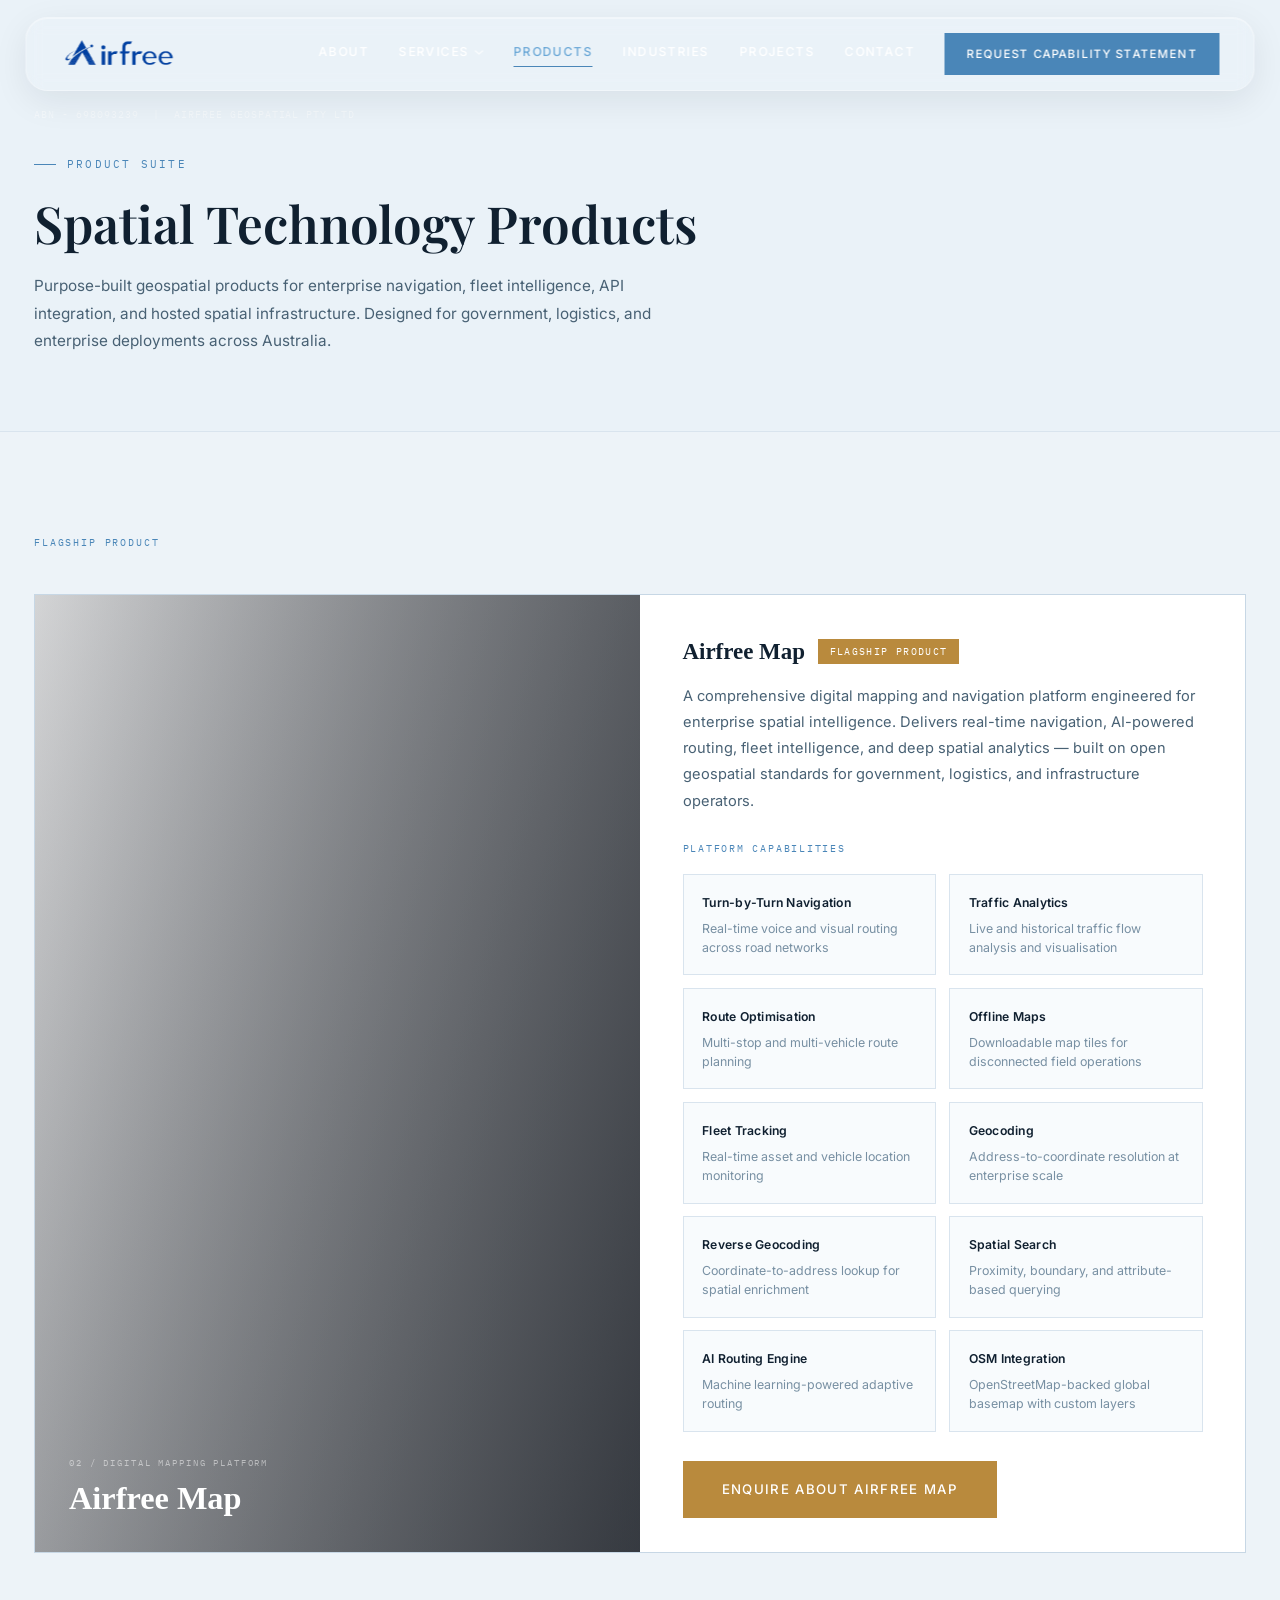
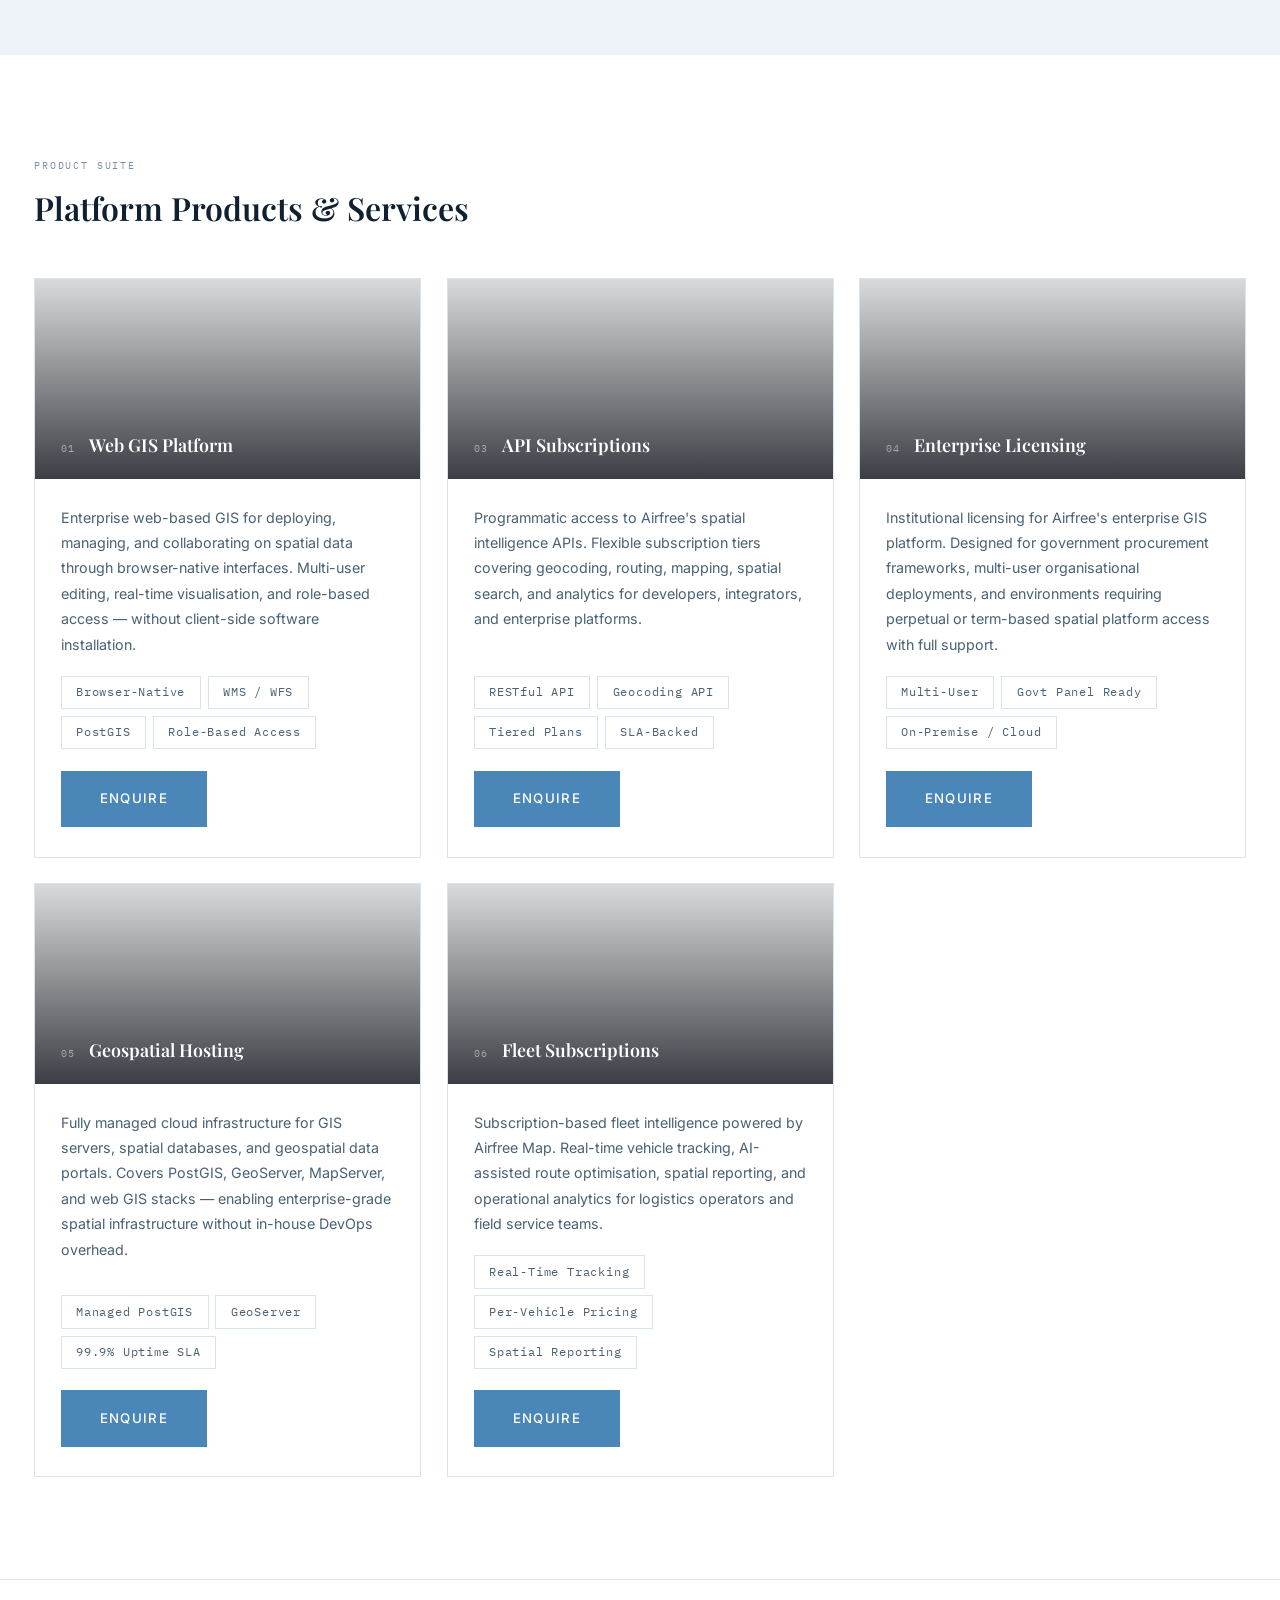
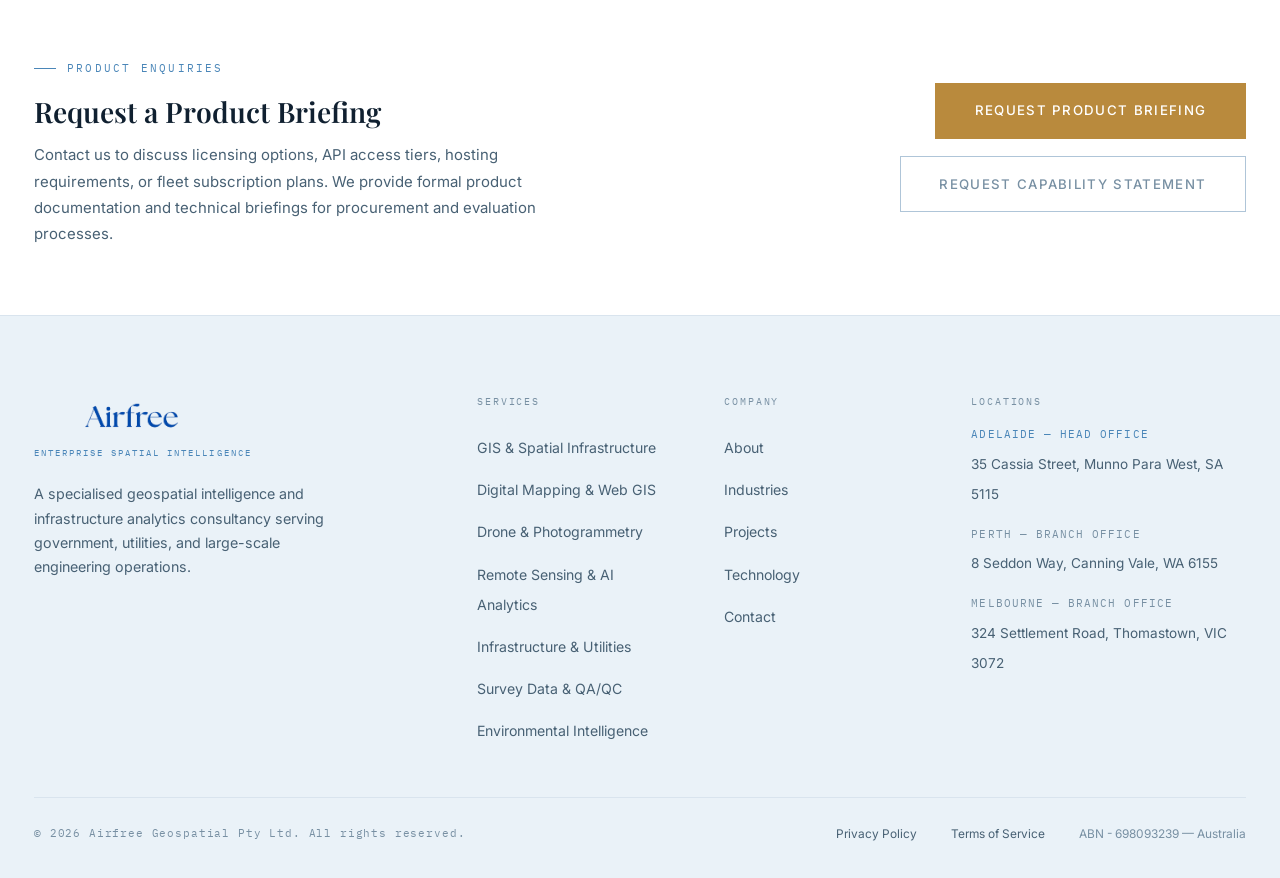
<file: products.html>
<!DOCTYPE html>
<html lang="en">
<head>
  <meta charset="UTF-8" />
  <meta name="viewport" content="width=device-width, initial-scale=1.0" />
  <title>Products — Airfree Geospatial Pty Ltd</title>
  <meta name="description" content="Airfree Geospatial product suite: Web GIS, Airfree Map navigation platform, API subscriptions, Enterprise GIS licensing, GIS/geospatial hosting, and Fleet subscriptions." />
  <link rel="preconnect" href="https://fonts.googleapis.com" />
  <link rel="preconnect" href="https://fonts.gstatic.com" crossorigin />
  <link href="https://fonts.googleapis.com/css2?family=Playfair+Display:ital,wght@0,400;0,500;0,600;0,700;1,400;1,600&family=Inter:wght@300;400;500;600;700&family=IBM+Plex+Mono:wght@300;400;500&display=swap" rel="stylesheet" />
  <link rel="stylesheet" href="css/style.css" />
  <link rel="icon" type="image/x-icon" href="./images/favicon.ico">
  <style>
    .feat-grid {
      display: grid;
      grid-template-columns: repeat(auto-fill, minmax(200px, 1fr));
      gap: 0.75rem;
    }
    .feat-card {
      background: var(--bg-elevated);
      border: 1px solid var(--border-s);
      padding: 1rem 1.1rem;
      transition: border-color 0.22s, background 0.22s;
    }
    .feat-card:hover { border-color: var(--accent-b); background: var(--bg-card); }
    .feat-card-title {
      font-size: 0.72rem;
      font-weight: 600;
      color: var(--text-1);
      margin-bottom: 0.3rem;
      letter-spacing: 0.02em;
    }
    .feat-card-desc {
      font-size: 0.73rem;
      color: var(--text-3);
      line-height: 1.55;
    }
    .product-badge {
      font-family: 'IBM Plex Mono', monospace;
      font-size: 0.57rem;
      letter-spacing: 0.14em;
      text-transform: uppercase;
      color: white;
      background: var(--accent-g);
      padding: 0.22rem 0.7rem;
      vertical-align: middle;
    }
    .products-grid {
      display: grid;
      grid-template-columns: repeat(3, 1fr);
      gap: 1.5rem;
    }
    @media (max-width: 1023px) {
      .products-grid { grid-template-columns: repeat(2, 1fr); }
    }
    @media (max-width: 599px) {
      .products-grid { grid-template-columns: 1fr; }
      .feat-grid { grid-template-columns: 1fr 1fr; }
    }
    @media (max-width: 399px) {
      .feat-grid { grid-template-columns: 1fr; }
    }
  </style>
</head>
<body>

<!-- PAGE HERO -->
<section class="page-hero">
  <div class="page-hero-grid"></div>
  <div class="container" style="position:relative;z-index:2;">
    <div class="coord" style="margin-bottom:1.25rem;">ABN - 698093239 &nbsp;|&nbsp; AIRFREE GEOSPATIAL PTY LTD </div>
    <div class="label reveal" style="margin-bottom:1rem;">Product Suite</div>
    <h1 class="reveal d1" style="font-size:clamp(2rem,4vw,3.2rem);margin-bottom:1rem;">Spatial Technology Products</h1>
    <p class="reveal d2" style="font-size:0.9rem;color:var(--text-2);max-width:640px;line-height:1.8;">Purpose-built geospatial products for enterprise navigation, fleet intelligence, API integration, and hosted spatial infrastructure. Designed for government, logistics, and enterprise deployments across Australia.</p>
  </div>
</section>

<!-- FLAGSHIP — AIRFREE MAP -->
<section class="section" style="background:var(--bg-secondary);">
  <div class="container">
    <div style="font-family:'IBM Plex Mono',monospace;font-size:0.6rem;letter-spacing:0.18em;text-transform:uppercase;color:var(--accent-b);margin-bottom:2.5rem;">Flagship Product</div>
    <div class="prod-featured reveal">
      <!-- Image side -->
      <div class="prod-featured-visual" style="background-image:url('https://images.unsplash.com/photo-1477959858617-67f85cf4f1df?auto=format&fit=crop&w=900&q=80');">
        <div style="position:absolute;inset:0;background:linear-gradient(105deg,rgba(3,8,16,0.08) 0%,rgba(3,8,16,0.55) 100%);"></div>
        <div style="position:absolute;bottom:2rem;left:2rem;z-index:1;">
          <div style="font-family:'IBM Plex Mono',monospace;font-size:0.55rem;letter-spacing:0.2em;color:rgba(255,255,255,0.5);margin-bottom:0.5rem;">02 / DIGITAL MAPPING PLATFORM</div>
          <div style="font-family:'Manrope',serif;font-size:1.9rem;font-weight:600;color:white;line-height:1.15;">Airfree Map</div>
        </div>
      </div>
      <!-- Content side -->
      <div class="prod-featured-body">
        <div style="display:flex;align-items:center;gap:0.75rem;margin-bottom:1rem;flex-wrap:wrap;">
          <h2 style="font-family:'Manrope',serif;font-size:1.35rem;font-weight:600;color:var(--text-1);">Airfree Map</h2>
          <span class="product-badge">Flagship Product</span>
        </div>
        <p style="font-size:0.86rem;color:var(--text-2);line-height:1.8;margin-bottom:1.5rem;">A comprehensive digital mapping and navigation platform engineered for enterprise spatial intelligence. Delivers real-time navigation, AI-powered routing, fleet intelligence, and deep spatial analytics — built on open geospatial standards for government, logistics, and infrastructure operators.</p>
        <div style="font-family:'IBM Plex Mono',monospace;font-size:0.58rem;letter-spacing:0.18em;text-transform:uppercase;color:var(--accent-b);margin-bottom:1rem;">Platform Capabilities</div>
        <div class="feat-grid" style="margin-bottom:1.75rem;">
          <div class="feat-card">
            <div class="feat-card-title">Turn-by-Turn Navigation</div>
            <div class="feat-card-desc">Real-time voice and visual routing across road networks</div>
          </div>
          <div class="feat-card">
            <div class="feat-card-title">Traffic Analytics</div>
            <div class="feat-card-desc">Live and historical traffic flow analysis and visualisation</div>
          </div>
          <div class="feat-card">
            <div class="feat-card-title">Route Optimisation</div>
            <div class="feat-card-desc">Multi-stop and multi-vehicle route planning</div>
          </div>
          <div class="feat-card">
            <div class="feat-card-title">Offline Maps</div>
            <div class="feat-card-desc">Downloadable map tiles for disconnected field operations</div>
          </div>
          <div class="feat-card">
            <div class="feat-card-title">Fleet Tracking</div>
            <div class="feat-card-desc">Real-time asset and vehicle location monitoring</div>
          </div>
          <div class="feat-card">
            <div class="feat-card-title">Geocoding</div>
            <div class="feat-card-desc">Address-to-coordinate resolution at enterprise scale</div>
          </div>
          <div class="feat-card">
            <div class="feat-card-title">Reverse Geocoding</div>
            <div class="feat-card-desc">Coordinate-to-address lookup for spatial enrichment</div>
          </div>
          <div class="feat-card">
            <div class="feat-card-title">Spatial Search</div>
            <div class="feat-card-desc">Proximity, boundary, and attribute-based querying</div>
          </div>
          <div class="feat-card">
            <div class="feat-card-title">AI Routing Engine</div>
            <div class="feat-card-desc">Machine learning-powered adaptive routing</div>
          </div>
          <div class="feat-card">
            <div class="feat-card-title">OSM Integration</div>
            <div class="feat-card-desc">OpenStreetMap-backed global basemap with custom layers</div>
          </div>
        </div>
        <a href="contact.html" class="btn btn-gold">Enquire About Airfree Map</a>
      </div>
    </div>
  </div>
</section>

<!-- PRODUCT GRID -->
<section class="section" style="background:var(--bg-primary);">
  <div class="container">
    <div style="margin-bottom:3rem;">
      <div style="font-family:'IBM Plex Mono',monospace;font-size:0.6rem;letter-spacing:0.18em;text-transform:uppercase;color:var(--text-3);margin-bottom:0.75rem;">Product Suite</div>
      <h2 class="reveal" style="font-size:clamp(1.5rem,2.5vw,2rem);margin-bottom:0;">Platform Products &amp; Services</h2>
    </div>

    <div class="products-grid">

      <!-- 01 — Web GIS -->
      <div class="prod-card reveal">
        <div class="prod-visual" style="background-image:url('https://images.unsplash.com/photo-1524661135-423995f22d0b?auto=format&fit=crop&w=700&q=80');">
          <div class="prod-visual-meta">
            <span class="prod-num">01</span>
            <span class="prod-visual-title">Web GIS Platform</span>
          </div>
        </div>
        <div class="prod-body">
          <p>Enterprise web-based GIS for deploying, managing, and collaborating on spatial data through browser-native interfaces. Multi-user editing, real-time visualisation, and role-based access — without client-side software installation.</p>
          <div style="display:flex;flex-wrap:wrap;gap:0.4rem;margin-bottom:1.25rem;">
            <span class="tech-tag">Browser-Native</span>
            <span class="tech-tag">WMS / WFS</span>
            <span class="tech-tag">PostGIS</span>
            <span class="tech-tag">Role-Based Access</span>
          </div>
          <a href="contact.html" class="btn btn-primary">Enquire</a>
        </div>
      </div>

      <!-- 03 — API Subscriptions -->
      <div class="prod-card reveal d1">
        <div class="prod-visual" style="background-image:url('https://images.unsplash.com/photo-1451187580459-43490279c0fa?auto=format&fit=crop&w=700&q=80');">
          <div class="prod-visual-meta">
            <span class="prod-num">03</span>
            <span class="prod-visual-title">API Subscriptions</span>
          </div>
        </div>
        <div class="prod-body">
          <p>Programmatic access to Airfree's spatial intelligence APIs. Flexible subscription tiers covering geocoding, routing, mapping, spatial search, and analytics for developers, integrators, and enterprise platforms.</p>
          <div style="display:flex;flex-wrap:wrap;gap:0.4rem;margin-bottom:1.25rem;">
            <span class="tech-tag">RESTful API</span>
            <span class="tech-tag">Geocoding API</span>
            <span class="tech-tag">Tiered Plans</span>
            <span class="tech-tag">SLA-Backed</span>
          </div>
          <a href="contact.html" class="btn btn-primary">Enquire</a>
        </div>
      </div>

      <!-- 04 — Enterprise GIS Licensing -->
      <div class="prod-card reveal d2">
        <div class="prod-visual" style="background-image:url('https://images.unsplash.com/photo-1519608487953-e999c86e7455?auto=format&fit=crop&w=700&q=80');">
          <div class="prod-visual-meta">
            <span class="prod-num">04</span>
            <span class="prod-visual-title">Enterprise Licensing</span>
          </div>
        </div>
        <div class="prod-body">
          <p>Institutional licensing for Airfree's enterprise GIS platform. Designed for government procurement frameworks, multi-user organisational deployments, and environments requiring perpetual or term-based spatial platform access with full support.</p>
          <div style="display:flex;flex-wrap:wrap;gap:0.4rem;margin-bottom:1.25rem;">
            <span class="tech-tag">Multi-User</span>
            <span class="tech-tag">Govt Panel Ready</span>
            <span class="tech-tag">On-Premise / Cloud</span>
          </div>
          <a href="contact.html" class="btn btn-primary">Enquire</a>
        </div>
      </div>

      <!-- 05 — GIS / Geospatial Hosting -->
      <div class="prod-card reveal d1">
        <div class="prod-visual" style="background-image:url('https://images.unsplash.com/photo-1446776811953-b23d57bd21aa?auto=format&fit=crop&w=700&q=80');">
          <div class="prod-visual-meta">
            <span class="prod-num">05</span>
            <span class="prod-visual-title">Geospatial Hosting</span>
          </div>
        </div>
        <div class="prod-body">
          <p>Fully managed cloud infrastructure for GIS servers, spatial databases, and geospatial data portals. Covers PostGIS, GeoServer, MapServer, and web GIS stacks — enabling enterprise-grade spatial infrastructure without in-house DevOps overhead.</p>
          <div style="display:flex;flex-wrap:wrap;gap:0.4rem;margin-bottom:1.25rem;">
            <span class="tech-tag">Managed PostGIS</span>
            <span class="tech-tag">GeoServer</span>
            <span class="tech-tag">99.9% Uptime SLA</span>
          </div>
          <a href="contact.html" class="btn btn-primary">Enquire</a>
        </div>
      </div>

      <!-- 06 — Fleet Subscriptions -->
      <div class="prod-card reveal d2">
        <div class="prod-visual" style="background-image:url('https://images.unsplash.com/photo-1494976388531-d1058494cdd8?auto=format&fit=crop&w=700&q=80');">
          <div class="prod-visual-meta">
            <span class="prod-num">06</span>
            <span class="prod-visual-title">Fleet Subscriptions</span>
          </div>
        </div>
        <div class="prod-body">
          <p>Subscription-based fleet intelligence powered by Airfree Map. Real-time vehicle tracking, AI-assisted route optimisation, spatial reporting, and operational analytics for logistics operators and field service teams.</p>
          <div style="display:flex;flex-wrap:wrap;gap:0.4rem;margin-bottom:1.25rem;">
            <span class="tech-tag">Real-Time Tracking</span>
            <span class="tech-tag">Per-Vehicle Pricing</span>
            <span class="tech-tag">Spatial Reporting</span>
          </div>
          <a href="contact.html" class="btn btn-primary">Enquire</a>
        </div>
      </div>

    </div>
  </div>
</section>

<!-- CTA -->
<section style="background:var(--bg-card);border-top:1px solid var(--border-s);padding:4rem 0;">
  <div class="container">
    <div class="grid-auto" style="gap:3rem;align-items:center;">
      <div class="reveal">
        <div class="label" style="margin-bottom:1rem;">Product Enquiries</div>
        <h2 style="font-size:clamp(1.4rem,2.2vw,1.9rem);margin-bottom:0.75rem;">Request a Product Briefing</h2>
        <p style="font-size:0.88rem;color:var(--text-2);max-width:520px;line-height:1.75;">Contact us to discuss licensing options, API access tiers, hosting requirements, or fleet subscription plans. We provide formal product documentation and technical briefings for procurement and evaluation processes.</p>
      </div>
      <div class="reveal d2" style="display:flex;flex-direction:column;gap:1rem;align-items:flex-end;">
        <a href="contact.html" class="btn btn-gold">Request Product Briefing</a>
        <a href="contact.html#capability" class="btn btn-ghost">Request Capability Statement</a>
      </div>
    </div>
  </div>
</section>

<script src="js/main.js"></script>
</body>
</html>
</file>
<file: css/style.css>
@import url('https://fonts.googleapis.com/css2?family=Playfair+Display:ital,wght@0,400;0,500;0,600;0,700;1,400;1,600&family=Inter:wght@300;400;500;600;700&family=IBM+Plex+Mono:wght@300;400;500&display=swap');

:root {

  /* ── Backgrounds ── */
  --bg-darkest:   #EAF2F8;
  --bg-dark:      #F4F8FB;
  --bg-primary:   #FFFFFF;
  --bg-secondary: #EDF3F8;
  --bg-card:      #FFFFFF;
  --bg-elevated:  #F8FBFD;

  /* ── Borders ── */
  --border-s:     #D9E4EE;
  --border-m:     #C7D7E5;
  --border-h:     #AFC5D8;

  /* ── Text ── */
  --text-1:       #102030;
  --text-2:       #486174;
  --text-3:       #7890A3;

  /* ── Brand Blues ── */
  --accent-b:     #4A86B8;
  --accent-bl:    #6AA7D6;

  /* ── Gold Accent ── */
  --accent-g:     #B98A3D;
  --accent-al:    #D6A95C;
}

html, body {
  overflow-x: hidden;
}
*, *::before, *::after { box-sizing: border-box; margin: 0; padding: 0; }
html { scroll-behavior: smooth; font-size: 17px; }

img, video, svg {
  max-width: 100%;
  height: auto;
}

* {
  min-width: 0;
}
 
body {
  font-family: 'Inter', -apple-system, sans-serif;
  background-color: var(--bg-dark);
  color: var(--text-1);
  line-height: 1.78;
  -webkit-font-smoothing: antialiased;
  -moz-osx-font-smoothing: grayscale;
}

h1, h2, h3, h4, h5 {
  font-family: 'Playfair Display', Georgia, serif;
  line-height: 1.22; color: var(--text-1); font-weight: 600;
}
a { text-decoration: none; color: inherit; }
img { max-width: 100%; display: block; }

/* Scrollbar */
::-webkit-scrollbar { width: 4px; }
::-webkit-scrollbar-track { background: var(--bg-darkest); }
::-webkit-scrollbar-thumb { background: var(--border-h); border-radius: 2px; }
::-webkit-scrollbar-thumb:hover { background: var(--accent-b); }

/* ── Navigation ── */



.site-nav {
  position: fixed;
  top: 1rem;
  left: 50%;
  transform: translateX(-50%);
  width: calc(100% - 3rem);
  max-width: 1320px;
  z-index: 1000;

  
  backdrop-filter: blur(8px);
  -webkit-backdrop-filter: blur(10px);

  border: 1px solid rgba(255,255,255,0.35);
  border-radius: 22px;

  box-shadow:
    0 10px 35px rgba(15, 23, 42, 0.08),
    inset 0 1px 0 rgba(255,255,255,0.4);

  transition:
    background 0.3s ease,
    box-shadow 0.3s ease,
    transform 0.3s ease;
}

  /* true glassmorphism — transparent enough to see blurred content behind */


.site-nav.scrolled {
  
  backdrop-filter: blur(24px) saturate(200%);
  -webkit-backdrop-filter: blur(24px) saturate(200%);

  border-bottom: 1px solid rgba(255, 255, 255, 0.1);
  box-shadow:
    0 8px 40px rgba(0, 0, 0, 0.6),
    inset 0 1px 0 rgba(255, 255, 255, 0.07);
}

.nav-inner {
  max-width: 1440px; margin: 0 auto; padding: 0 2rem;
  display: flex; align-items: center; justify-content: space-between;
  height: 72px;
}
.nav-logo { display: flex; flex-direction: column; gap: 1px; }
.nav-logo-name {
  font-family: 'Playfair Display', serif;
  font-size: 1.05rem; font-weight: 600; color: white;
  letter-spacing: 0.025em; line-height: 1.2;
}

.nav-dropdown {
  position: relative;
  display: flex;
  align-items: center;
}

.dropdown-menu {
  position: absolute;
  top: calc(100% + 10px);
  left: 0;
  background: var(--bg-primary);
  backdrop-filter: blur(24px) saturate(200%);
  -webkit-backdrop-filter: blur(24px) saturate(200%);
  border: 1px solid rgba(255, 255, 255, 0.1);
  min-width: 272px;
  box-shadow: 0 24px 56px rgba(0,0,0,0.75), inset 0 1px 0 rgba(255,255,255,0.06);
  opacity: 0;
  visibility: hidden;
  transform: translateY(8px);
  transition: opacity 0.24s cubic-bezier(0.4,0,0.2,1), transform 0.28s cubic-bezier(0.16,1,0.3,1), visibility 0.24s;
  display: flex;
  flex-direction: column;
  z-index: 999;
}

.nav-dropdown:hover .dropdown-menu {
  opacity: 1;
  visibility: visible;
  transform: translateY(0);
}

.dropdown-link:last-child { border-bottom: none; }

.dropdown-divider { height: 1px; background: var(--border-m); }

.dropdown-view-all {
  color: var(--accent-bl) !important;
  font-size: 0.72rem;
  letter-spacing: 0.08em;
}

.drop-chevron {
  display: inline-block;
  margin-left: 5px;
  vertical-align: 1px;
  transition: transform 0.22s ease;
  opacity: 0.7;
}

.nav-dropdown:hover .drop-chevron { transform: rotate(180deg); }

/* mobile dropdown — accordion */
.mobile-has-children {
  background: none;
  border: none;
  cursor: pointer;
  font-family: 'Manrope', serif;
  font-size: 1.6rem;
  color: var(--text-1);
  display: flex;
  align-items: center;
  gap: 0.6rem;
  padding: 0.35rem 0;
  line-height: 1.3;
  text-align: left;
  width: 100%;
}
.mobile-has-children:hover { color: var(--accent-bl); }
.mobile-chevron { transition: transform 0.25s ease; flex-shrink: 0; margin-top: 2px; }
.mobile-has-children.open .mobile-chevron { transform: rotate(180deg); }

.mobile-submenu {
  display: none;
  flex-direction: column;
  padding-left: 1rem;
  margin-top: 0.15rem;
  margin-bottom: 0.5rem;
  border-left: 2px solid var(--border-m);
  gap: 0;
  width: 100%;
}
.mobile-submenu.open { display: flex; }

.mobile-sub-link {
  font-size: 0.83rem;
  padding: 0.5rem 0;
  color: var(--text-3);
  letter-spacing: 0.04em;
  transition: color 0.2s;
  border-bottom: 1px solid rgba(255,255,255,0.04);
  display: block;
}
.mobile-sub-link:last-child { border-bottom: none; }
.mobile-sub-link:hover { color: var(--accent-bl); }

.nav-img {
  height: 30px;
  width: auto;
  transition: filter 0.25s ease;
}

.nav-img_footer {
  width: auto;
  height: 52px;
  
  
}
.nav-logo-sub {
  font-family: 'IBM Plex Mono', monospace;
  font-size: 0.52rem; letter-spacing: 0.22em;
  color: var(--accent-b); text-transform: uppercase;
}
.nav-links { display: flex; align-items: center; gap: 1.75rem; }
.nav-link {
  font-size: 0.72rem; font-weight: 500;
  letter-spacing: 0.12em; text-transform: uppercase;
  color: white; padding-bottom: 4px;
  position: relative;
  transition: color 0.22s;
}
.nav-link::after {
  content: '';
  position: absolute;
  bottom: 0; left: 0;
  width: 0; height: 1px;
  background: var(--accent-b);
  transition: width 0.32s cubic-bezier(0.4, 0, 0.2, 1);
}
.nav-link:hover, .nav-link.active { color: var(--accent-bl); }
.nav-link:hover::after, .nav-link.active::after { width: 100%; }
.nav-cta {
  display: inline-flex; align-items: center;
  padding: 0.6rem 1.25rem;
  font-size: 0.68rem; font-weight: 500;
  letter-spacing: 0.1em; text-transform: uppercase;
  color: white; background: var(--accent-b);
  border: 1px solid var(--accent-b);
  transition: background 0.22s, border-color 0.22s, transform 0.18s;
}
.nav-cta:hover { background: var(--accent-bl); border-color: var(--accent-bl); transform: translateY(-1px); }
.nav-hamburger {
  display: none; background: none; border: none; cursor: pointer;
  padding: 8px; min-width: 44px; min-height: 44px;
  flex-direction: column; align-items: center; justify-content: center;
}
.ham-line { display: block; width: 24px; height: 2px; background: white; margin: 5px 0; transition: transform 0.32s cubic-bezier(0.4,0,0.2,1), opacity 0.22s ease, width 0.22s ease; border-radius: 1px; transform-origin: center; }
.nav-hamburger.active .ham-line:nth-child(1) { transform: translateY(7px) rotate(45deg); }
.nav-hamburger.active .ham-line:nth-child(2) { opacity: 0; transform: scaleX(0); }
.nav-hamburger.active .ham-line:nth-child(3) { transform: translateY(-7px) rotate(-45deg); }
.mobile-overlay {
  display: flex;
  position: fixed; inset: 0; top: 72px;
  background: var(--bg-darkest);
  backdrop-filter: blur(16px);
  -webkit-backdrop-filter: blur(16px);
  z-index: 200;
  flex-direction: column; align-items: flex-start; justify-content: flex-start;
  padding: 2.5rem 2rem 3rem; gap: 0.25rem; overflow-y: auto;
  /* hidden state */
  opacity: 0;
  visibility: hidden;
  pointer-events: none;
  transform: translateY(-14px);
  transition: opacity 0.3s cubic-bezier(0.4, 0, 0.2, 1),
              transform 0.36s cubic-bezier(0.16, 1, 0.3, 1),
              visibility 0.3s;
}
.mobile-overlay.open {
  opacity: 1;
  visibility: visible;
  pointer-events: auto;
  transform: translateY(0);
}
.mobile-nav-link {
  font-family: 'Manrope', serif; font-size: 1.6rem;
  color: var(black); padding: 0.35rem 0; display: block; width: 100%;
}
.mobile-nav-link:hover { color: var(--accent-bl); }

/* ── Layout ── */
.container { max-width: 1440px; margin: 0 auto; padding: 0 2rem; }
.container-tight { max-width: 1080px; margin: 0 auto; padding: 0 2rem; }

/* ── Textures ── */
.grid-tex {
  background-image:
    linear-gradient(rgba(255,255,255,0.015) 1px, transparent 1px),
    linear-gradient(90deg, rgba(255,255,255,0.015) 1px, transparent 1px);
  background-size: 64px 64px;
}
.grid-tex-sm {
  background-image:
    linear-gradient(rgba(255,255,255,0.022) 1px, transparent 1px),
    linear-gradient(90deg, rgba(255,255,255,0.022) 1px, transparent 1px);
  background-size: 32px 32px;
}

/* ── Hero ── */
.hero { position: relative; overflow: hidden; min-height: 100vh; display: flex; align-items: center; }
.hero-slides { position: absolute; inset: 0; }
.hero-slide {
  position: absolute; inset: 0;
  background-size: cover; background-position: center;
  opacity: 0; transition: opacity 2.4s ease-in-out;
}
.hero-slide.active { opacity: 1; }
.hero-overlay {
  position: absolute; inset: 0;
 background: linear-gradient(
    
    135deg,
    rgba(10, 18, 32, 0.75) 0%,
    rgba(25, 45, 70, 0.55) 45%,
    rgba(15, 28, 45, 0.70) 100%
  );
}
.hero-content { position: relative; z-index: 2; width: 100%; }

/* ── Page hero ── */
.page-hero {
  padding-top: calc(72px + 2rem);
  padding-bottom: 4.5rem;
  background: var(--bg-darkest);
  border-bottom: 1px solid var(--border-s);
  position: relative;
  overflow: hidden;
}
.page-hero-grid {
  position: absolute; inset: 0;
  background-image:
    linear-gradient(rgba(255,255,255,0.011) 1px, transparent 1px),
    linear-gradient(90deg, rgba(255,255,255,0.011) 1px, transparent 1px);
  background-size: 48px 48px;
}





/* ── Sections ── */
.section { padding: 6rem 0; }
.section-sm { padding: 3.5rem 0; }
.section-lg { padding: 8rem 0; }
.divider {
  height: 1px;
  background: linear-gradient(90deg, transparent 0%, var(--border-m) 30%, var(--border-m) 70%, transparent 100%);
}

/* ── Label ── */
.label {
  display: inline-flex; align-items: center; gap: 0.65rem;
  font-family: 'IBM Plex Mono', monospace;
  font-size: 0.65rem; font-weight: 400;
  letter-spacing: 0.2em; text-transform: uppercase; color: var(--accent-b);
}
.label::before { content: ''; display: inline-block; width: 22px; height: 1px; background: var(--accent-b); }

/* ── Cards ── */
.card {
  background: var(--bg-card); border: 1px solid var(--border-s); padding: 2rem;
  transition: border-color 0.32s, transform 0.32s, background 0.32s;
}
.card:hover { border-color: var(--accent-b); background: var(--bg-elevated); transform: translateY(-3px); box-shadow: 0 18px 52px rgba(58, 111, 158, 0.14); }
.card-link { display: block; color: inherit; text-decoration: none; }

/* ── Number badge ── */
.num { font-family: 'IBM Plex Mono', monospace; font-size: 0.65rem; color: var(--accent-b); letter-spacing: 0.1em; }

/* ── Buttons ── */
.btn {
  display: inline-flex; align-items: center; gap: 0.5rem;
  padding: 0.9rem 2.25rem;
  font-size: 0.78rem; font-weight: 500;
  letter-spacing: 0.1em; text-transform: uppercase;
  border: 1px solid; cursor: pointer;
  position: relative; overflow: hidden;
  transition: background 0.22s, border-color 0.22s, color 0.22s, transform 0.2s cubic-bezier(0.4,0,0.2,1), box-shadow 0.22s;
  
}
.btn::before {
  content: '';
  position: absolute;
  top: 0; left: -70%;
  width: 50px; height: 100%;
  background: linear-gradient(90deg, transparent, rgba(255,255,255,0.13), transparent);
  transform: skewX(-15deg);
  transition: left 0.6s ease;
  pointer-events: none;
}
.btn:hover { transform: translateY(-2px); }
.btn:hover::before { left: 120%; }
.btn-primary { background: var(--accent-b); color: white; border-color: var(--accent-b); }
.btn-primary:hover { background: var(--accent-bl); border-color: var(--accent-bl); }
.btn-ghost { background: transparent; color: var(--text-3); border-color: var(--border-h); }
.btn-ghost:hover { border-color: var(--text-2); background-color: var(--accent-b); color: white; }
.btn-gold { background: var(--accent-g); color: white; border-color: var(--accent-g); }
.btn-gold:hover { background: var(--accent-al); border-color: var(--accent-al); }

/* ── Reveal animations ── */
.reveal {
  opacity: 0; transform: translateY(22px);
  transition: opacity 0.9s cubic-bezier(0.16, 1, 0.3, 1), transform 0.9s cubic-bezier(0.16, 1, 0.3, 1);
  will-change: transform, opacity;
}
.reveal.visible { opacity: 1; transform: translateY(0); }
.d1 { transition-delay: 0.08s; } .d2 { transition-delay: 0.16s; }
.d3 { transition-delay: 0.24s; } .d4 { transition-delay: 0.32s; }
.d5 { transition-delay: 0.40s; } .d6 { transition-delay: 0.48s; }
.d7 { transition-delay: 0.56s; }

/* ── Tech tags ── */
.tech-tag {
  display: inline-block; padding: 0.32rem 0.85rem;
  font-family: 'IBM Plex Mono', monospace;
  font-size: 0.68rem; letter-spacing: 0.07em;
  color: var(--text-2); border: 1px solid var(--border-s); background: var(--bg-card);
  transition: border-color 0.22s, color 0.22s;
}
.tech-tag:hover { border-color: var(--accent-b); color: var(--text-1); background: var(--bg-elevated); }

/* ── Form ── */
.form-group { display: flex; flex-direction: column; gap: 0.45rem; }
.form-label { font-size: 0.66rem; font-weight: 500; letter-spacing: 0.14em; text-transform: uppercase; color: var(--text-3); }
.form-control {
  width: 100%; background: var(--bg-card); border: 1px solid var(--border-m);
  color: var(--text-1); padding: 0.875rem 1.125rem;
  font-family: 'Inter', sans-serif; font-size: 0.9rem;
  outline: none; appearance: none; transition: border-color 0.22s;
}
.form-control:focus { border-color: var(--accent-b); }
.form-control::placeholder { color: var(--text-3); }
textarea.form-control { resize: vertical; min-height: 140px; }
select.form-control {
  background-image: url("data:image/svg+xml,%3Csvg xmlns='http://www.w3.org/2000/svg' width='12' height='7' viewBox='0 0 12 7'%3E%3Cpath d='M1 1l5 5 5-5' stroke='%233A6F9E' stroke-width='1.5' fill='none' stroke-linecap='round'/%3E%3C/svg%3E");
  background-repeat: no-repeat; background-position: right 1rem center; padding-right: 2.5rem; cursor: pointer;
}
select.form-control option { background: var(--bg-card); }

/* ── Steps ── */
.step { display: flex; gap: 1.5rem; align-items: flex-start; padding: 1.5rem 0; border-bottom: 1px solid var(--border-s); }
.step:last-child { border-bottom: none; }
.step-num { font-family: 'IBM Plex Mono', monospace; font-size: 0.65rem; color: var(--accent-b); letter-spacing: 0.1em; min-width: 40px; padding-top: 3px; }

/* ── Industry card ── */
.ind-card {
  border-left: 2px solid var(--border-m); padding: 1.5rem 1.5rem 1.5rem 1.75rem; background: var(--bg-card);
  transition: border-color 0.28s, background 0.28s;
}
.ind-card:hover { border-left-color: var(--accent-b); background: var(--bg-elevated); box-shadow: inset 3px 0 0 rgba(58,111,158,0.4); }

/* ── Misc ── */
.accent-bar { height: 2px; width: 36px; background: var(--accent-b); }
.stat-val { font-family: 'IBM Plex Mono', monospace; font-size: 2.2rem; font-weight: 300; color: white; line-height: 1; }
.stat-lbl { font-size: 0.68rem; letter-spacing: 0.15em; text-transform: uppercase; color: var(--text-3); margin-top: 0.5rem; }
.coord { font-family: 'IBM Plex Mono', monospace; font-size: 0.58rem; letter-spacing: 0.1em; color: rgba(255,255,255,0.45); }
#coordinates { color: rgba(255,255,255,0.82) !important; line-height: 1.6; }
.blockquote { border-left: 3px solid var(--accent-b); padding: 1rem 1.5rem; background: var(--bg-card); font-style: italic; color: var(--text-2); }

/* ── Footer ── */
.site-footer { background: var(--bg-darkest); border-top: 1px solid var(--border-s); }
.footer-link { font-size: 0.83rem; color: var(--text-2); transition: color 0.2s; position: relative; }
.footer-link:hover { color: var(--text-1); }

/* ── Project card ── */
.project-card { background: var(--bg-card); border: 1px solid var(--border-s); overflow: hidden; transition: border-color 0.3s, transform 0.32s cubic-bezier(0.4,0,0.2,1), box-shadow 0.32s; }
.project-card:hover { border-color: var(--accent-b); box-shadow: 0 16px 48px rgba(58,111,158,0.14); transform: translateY(-3px); }
.project-visual { height: 220px; background: var(--bg-secondary); background-size: cover; background-position: center; position: relative; overflow: hidden; display: flex; align-items: center; justify-content: center; }

/* ── Responsive grid utilities ── */
.grid-cols-4  { display: grid; grid-template-columns: repeat(4, 1fr); }
.grid-cols-3  { display: grid; grid-template-columns: repeat(3, 1fr); }
.grid-cols-2  { display: grid; grid-template-columns: repeat(2, 1fr); }
.grid-1-2     { display: grid; grid-template-columns: 1fr 2fr; }
.grid-2-1     { display: grid; grid-template-columns: 2fr 1fr; }
.grid-1-1     { display: grid; grid-template-columns: 1fr 1fr; }
.grid-auto    { display: grid; grid-template-columns: 1fr auto; }
.grid-auto-1  { display: grid; grid-template-columns: auto 1fr; }
.grid-svc     { display: grid; grid-template-columns: auto 1fr auto; }
.svc-last     { grid-column: span 3; display: flex; align-items: center; }
.span-2       { grid-column: span 2; }
.footer-inner-grid {
  display: grid; grid-template-columns: 2fr 1fr 1fr 1.4fr;
  gap: 3rem; padding-bottom: 3rem; border-bottom: 1px solid var(--border-s);
}

#contact-map {
  height: 520px;
  width: 100%;
  display: block;
}

/* ── Leaflet dark theme ── */
.leaflet-popup-content-wrapper {
  background: var(--bg-card) !important;
  border: 1px solid var(--border-m) !important;
  border-radius: 0 !important;
  box-shadow: 0 16px 48px rgba(0,0,0,0.75) !important;
  padding: 0 !important;
}
.leaflet-popup-content { margin: 0 !important; }
.map-popup { display: flex; flex-direction: column; gap: 0.3rem; padding: 1rem 1.25rem; }
.map-popup-label {
  font-family: 'IBM Plex Mono', monospace;
  font-size: 0.6rem;
  letter-spacing: 0.12em;
  text-transform: uppercase;
}
.map-popup-addr { font-family: 'Inter', sans-serif; font-size: 0.8rem; color: var(--text-2); line-height: 1.55; }
.leaflet-popup-tip-container { display: none !important; }
.leaflet-popup-close-button { color: var(--text-3) !important; top: 8px !important; right: 10px !important; font-size: 15px !important; }
.leaflet-popup-close-button:hover { color: var(--text-1) !important; }
.leaflet-control-attribution {
  background: rgba(7,12,24,0.88) !important;
  color: var(--text-3) !important;
  font-size: 0.58rem !important;
}
.leaflet-control-attribution a { color: var(--accent-bl) !important; }
.leaflet-control-zoom a {
  background: var(--bg-card) !important;
  border-color: var(--border-m) !important;
  color: var(--text-2) !important;
  border-radius: 0 !important;
}
.leaflet-control-zoom a:hover { background: var(--bg-elevated) !important; color: var(--text-1) !important; }
.leaflet-bar { border: none !important; box-shadow: 0 4px 20px rgba(0,0,0,0.5) !important; }

/* ── Location cards grid ── */
.loc-grid { display: grid; grid-template-columns: repeat(3, 1fr); gap: 1.5rem; }
@media (max-width: 767px) {
  .loc-grid { grid-template-columns: 1fr !important; }
  #contact-map { height: 380px; }
}

/* ── Responsive ── */
@media (max-width: 1023px) {
  .nav-links { display: none; }
  .nav-hamburger { display: flex; }
}
@media (max-width: 767px) {
  .nav-inner { padding: 0 1rem; }
  .section { padding: 4rem 0; }
  .section-lg { padding: 5rem 0; }
  .container, .container-tight { padding: 0 1.25rem; }
  .hero { min-height: 90vh; }
  .stat-val { font-size: 1.75rem; }
  .btn { padding: 0.8rem 1.5rem; }
  .grid-cols-4  { grid-template-columns: repeat(2, 1fr) !important; }
  .grid-cols-3  { grid-template-columns: 1fr !important; }
  .grid-cols-2  { grid-template-columns: 1fr !important; }
  .grid-1-2     { grid-template-columns: 1fr !important; gap: 2rem !important; }
  .grid-2-1     { grid-template-columns: 1fr !important; gap: 2rem !important; }
  .grid-1-1     { grid-template-columns: 1fr !important; }
  .grid-auto    { grid-template-columns: 1fr !important; }
  .grid-auto-1  { grid-template-columns: 1fr !important; }
  .grid-svc     { grid-template-columns: 1fr !important; gap: 1rem !important; }
  .svc-last     { grid-column: span 1 !important; flex-direction: column !important; gap: 1.5rem !important; }
  .span-2       { grid-column: span 1 !important; }
  .footer-inner-grid { grid-template-columns: 1fr 1fr !important; gap: 1.5rem !important; }
  .footer-bottom { flex-direction: column !important; align-items: flex-start !important; }
}
@media (max-width: 479px) {
  .grid-cols-4       { grid-template-columns: 1fr !important; }
  .footer-inner-grid { grid-template-columns: 1fr !important; }
}

/* ── Home photo strip responsive ── */
@media (max-width: 767px) {
  .photo-strip { grid-template-columns: 1fr !important; height: auto !important; }
  .photo-strip > div { height: 200px; }
}

/* ── Hero coord overlay — small screens ── */
@media (max-width: 767px) {
  /* coordinates stay at top-right — just tighten the position */
  #coordinates {
    top: 5rem !important;
    right: 1rem !important;
    left: auto !important;
    text-align: right;
  }
  /* brand label moves to bottom so it doesn't collide with coordinates */
  #coord-brand {
    top: auto !important;
    bottom: 4.5rem !important;
    left: 1rem !important;
    right: auto;
  }
}

/* ── Scroll progress bar ── */
#scroll-progress {
  position: fixed;
  top: 72px;
  left: 0;
  height: 2px;
  width: 0%;
  background: linear-gradient(90deg, var(--accent-b), var(--accent-bl), var(--accent-al));
  z-index: 101;
  pointer-events: none;
  will-change: width;
}

/* ── Reveal direction variants ── */
.reveal-left {
  opacity: 0;
  transform: translateX(-32px);
  transition: opacity 0.9s cubic-bezier(0.16, 1, 0.3, 1), transform 0.9s cubic-bezier(0.16, 1, 0.3, 1);
  will-change: transform, opacity;
}
.reveal-left.visible { opacity: 1; transform: translateX(0); }

.reveal-right {
  opacity: 0;
  transform: translateX(32px);
  transition: opacity 0.9s cubic-bezier(0.16, 1, 0.3, 1), transform 0.9s cubic-bezier(0.16, 1, 0.3, 1);
  will-change: transform, opacity;
}
.reveal-right.visible { opacity: 1; transform: translateX(0); }

.reveal-scale {
  opacity: 0;
  transform: scale(0.95);
  transition: opacity 0.9s cubic-bezier(0.16, 1, 0.3, 1), transform 0.9s cubic-bezier(0.16, 1, 0.3, 1);
  will-change: transform, opacity;
}
.reveal-scale.visible { opacity: 1; transform: scale(1); }

/* ── Product visual cards ── */
.prod-card {
  border: 1px solid var(--border-s);
  overflow: hidden;
  background: var(--bg-card);
  transition: border-color 0.3s, transform 0.32s;
  display: flex;
  flex-direction: column;
}
.prod-card:hover { border-color: var(--accent-b); transform: translateY(-5px); box-shadow: 0 24px 64px rgba(58, 111, 158, 0.18); }

.prod-visual {
  height: 200px;
  background-size: cover;
  background-position: center;
  position: relative;
  overflow: hidden;
  flex-shrink: 0;
}
.prod-visual::after {
  content: '';
  position: absolute;
  inset: 0;
  background: linear-gradient(to bottom, rgba(3,8,16,0.15) 0%, rgba(3,8,16,0.78) 100%);
}
.prod-visual-meta {
  position: absolute;
  bottom: 1.25rem;
  left: 1.5rem;
  z-index: 1;
  display: flex;
  align-items: baseline;
  gap: 0.75rem;
}
.prod-num {
  font-family: 'IBM Plex Mono', monospace;
  font-size: 0.58rem;
  letter-spacing: 0.18em;
  color: rgba(255,255,255,0.5);
}
.prod-visual-title {
  font-family: 'Playfair Display', serif;
  font-size: 1.05rem;
  font-weight: 600;
  color: white;
  line-height: 1.25;
}
.prod-body {
  padding: 1.5rem 1.5rem 1.75rem;
  flex: 1;
  display: flex;
  flex-direction: column;
}
.prod-body p {
  font-size: 0.84rem;
  color: var(--text-2);
  line-height: 1.78;
  flex: 1;
  margin-bottom: 1.1rem;
}
.prod-body .btn { align-self: flex-start; margin-top: auto; }

/* Featured product (Airfree Map) */
.prod-featured {
  display: grid;
  grid-template-columns: 1fr 1fr;
  border: 1px solid var(--border-m);
  overflow: hidden;
  background: var(--bg-card);
  transition: border-color 0.3s;
}
.prod-featured:hover { border-color: var(--accent-b); }
.prod-featured-visual {
  min-height: 420px;
  background-size: cover;
  background-position: center;
  position: relative;
}
.prod-featured-visual::after {
  content: '';
  position: absolute;
  inset: 0;
  background: linear-gradient(105deg, rgba(3,8,16,0.1) 0%, rgba(3,8,16,0.55) 100%);
}
.prod-featured-body { padding: 2.5rem 2.5rem 2rem; overflow-y: auto; }

@media (max-width: 767px) {
  .prod-featured { grid-template-columns: 1fr !important; }
  .prod-featured-visual { min-height: 220px !important; }
  .prod-featured-body { padding: 1.5rem 1.25rem; }
}

/* ════════════════════════════════════════════════
   KEYFRAME ANIMATIONS
════════════════════════════════════════════════ */

/* Hero scroll indicator — gentle vertical bounce */
@keyframes scroll-bounce {
  0%, 100% { transform: translateY(0);   opacity: 0.28; }
  50%       { transform: translateY(7px); opacity: 0.5;  }
}
.hero-scroll-line {
  animation: scroll-bounce 2.2s cubic-bezier(0.4, 0, 0.6, 1) infinite;
  will-change: transform;
}

/* Page hero grid — slow vertical scan */
@keyframes grid-scan {
  0%   { background-position: 0 0;    }
  100% { background-position: 0 48px; }
}
.page-hero-grid {
  animation: grid-scan 9s linear infinite;
}

/* Scroll progress bar — subtle glow pulse */
@keyframes progress-pulse {
  0%, 100% { box-shadow: none; }
  50%       { box-shadow: 0 0 8px rgba(90, 143, 190, 0.55); }
}
#scroll-progress {
  animation: progress-pulse 3s ease-in-out infinite;
}

/* Nav CTA — subtle border shimmer */
@keyframes cta-shimmer {
  0%   { border-color: var(--accent-b); }
  50%  { border-color: var(--accent-bl); }
  100% { border-color: var(--accent-b); }
}

/* prod-featured hover already defined above */

/* ind-card hover already defined above — cascade handles the rest */

/* tech-tag hover already defined above */

/* Dropdown link — left shift reveal */
.dropdown-link {
  padding: 0.72rem 1.25rem;
  font-size: 0.78rem;
  color: var(--text-2);
  border-bottom: 1px solid rgba(255,255,255,0.05);
  transition: background 0.18s, color 0.18s, padding-left 0.22s cubic-bezier(0.4,0,0.2,1);
  letter-spacing: 0.02em;
}
.dropdown-link:hover {
  background: rgba(255,255,255,0.05);
  color: var(--text-1);
  padding-left: 1.55rem;
}

/* Footer link — underline sweep on hover */
.footer-link::after {
  content: '';
  position: absolute;
  bottom: -2px; left: 0;
  width: 0; height: 1px;
  background: var(--text-2);
  transition: width 0.28s cubic-bezier(0.4, 0, 0.2, 1);
}
.footer-link:hover::after { width: 100%; }

/* project-card hover already defined above */

/* Mobile overlay — stagger children in */
.mobile-overlay.open .mobile-nav-link,
.mobile-overlay.open .mobile-has-children {
  animation: mobile-item-in 0.45s cubic-bezier(0.16, 1, 0.3, 1) both;
}
.mobile-overlay.open > *:nth-child(1)  { animation-delay: 0.04s; }
.mobile-overlay.open > *:nth-child(2)  { animation-delay: 0.08s; }
.mobile-overlay.open > *:nth-child(3)  { animation-delay: 0.12s; }
.mobile-overlay.open > *:nth-child(4)  { animation-delay: 0.16s; }
.mobile-overlay.open > *:nth-child(5)  { animation-delay: 0.20s; }
.mobile-overlay.open > *:nth-child(6)  { animation-delay: 0.24s; }

@keyframes mobile-item-in {
  from { opacity: 0; transform: translateX(-18px); }
  to   { opacity: 1; transform: translateX(0); }
}
</file>
